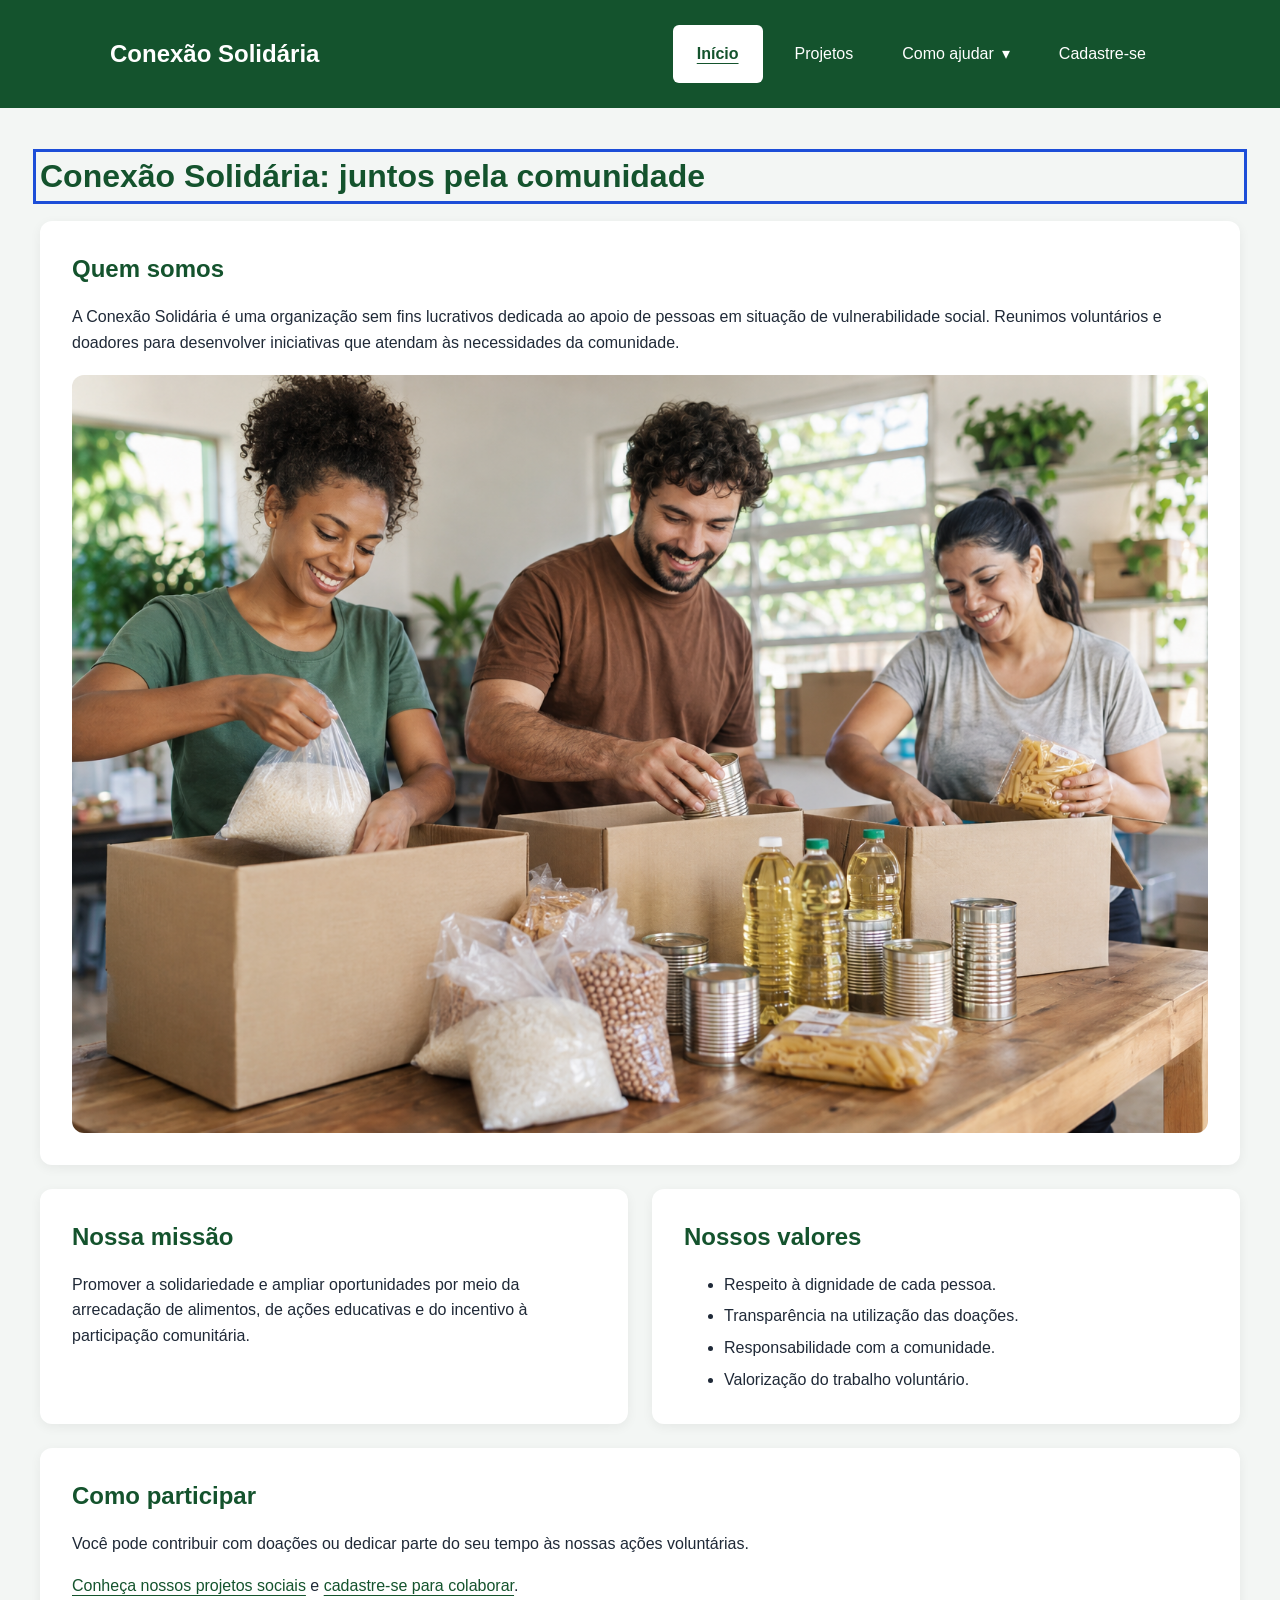
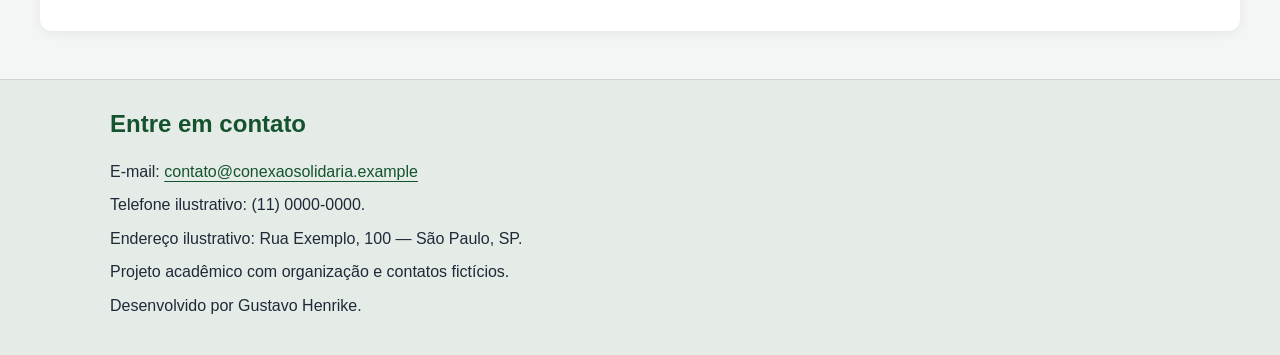
<file: html/index.html>
<!DOCTYPE html>
<html lang="pt-BR">
<head>
  <meta charset="UTF-8">
  <meta name="viewport" content="width=device-width, initial-scale=1.0">
  <meta name="description"
    content="Conheça a Conexão Solidária e suas iniciativas de apoio à comunidade.">
  <title>Conexão Solidária | Início</title>
  <link rel="stylesheet" href="../css/styles.css">
  <script src="../js/modules/templates.js" defer></script>
  <script src="../js/modules/formulario.js" defer></script>
  <script src="../js/modules/armazenamento.js" defer></script>
  <script src="../js/modules/navegacao.js" defer></script>
  <script src="../js/modules/modal.js" defer></script>
  <script src="../js/modules/roteador.js" defer></script>
  <script src="../js/main.js" defer></script>
</head>

<body>
  <a class="pular-conteudo" href="#conteudo">Ir para o conteúdo</a>

  <header>
    <p class="nome-ong">Conexão Solidária</p>

    <nav aria-label="Navegação principal">
  <button
    class="menu-toggle"
    type="button"
    aria-controls="menu-principal"
    aria-expanded="false"
    hidden
  >
    <span aria-hidden="true">☰</span>
    Menu
  </button>

  <ul id="menu-principal">
    <li><a data-rota data-pagina="inicio" href="#/inicio">Início</a></li>
    <li><a data-rota data-pagina="projetos" href="#/projetos">Projetos</a></li>

    <li class="menu-dropdown">
      <button
        class="submenu-toggle"
        type="button"
        aria-controls="submenu-ajudar"
        aria-expanded="true"
      >
        Como ajudar
        <span aria-hidden="true">▾</span>
      </button>

      <ul id="submenu-ajudar" class="submenu">
        <li>
          <a data-rota href="#/projetos/contribuicao">
            Contribuição financeira
          </a>
        </li>
        <li>
          <a data-rota href="#/projetos/voluntariado">
            Trabalho voluntário
          </a>
        </li>
      </ul>
    </li>

    <li><a data-rota data-pagina="cadastro" href="#/cadastro">Cadastre-se</a></li>
  </ul>
</nav>

  </header>

  <main id="conteudo" tabindex="-1">
    <h1>Conexão Solidária</h1>
    <p id="aviso-inicial">Carregando conteúdo…</p>
    <noscript><p>Ative o JavaScript para navegar nesta aplicação.</p></noscript>
  </main>
  <p id="status-navegacao" class="somente-leitor" role="status"></p>

  <footer>
    <h2>Entre em contato</h2>

    <address>
      <p>
        E-mail:
        <a href="mailto:contato@conexaosolidaria.example">
          contato@conexaosolidaria.example
        </a>
      </p>
      <p>Telefone ilustrativo: (11) 0000-0000.</p>
      <p>Endereço ilustrativo: Rua Exemplo, 100 — São Paulo, SP.</p>
    </address>

    <p>Projeto acadêmico com organização e contatos fictícios.</p>
    <p>Desenvolvido por Gustavo Henrike.</p>
  </footer>
</body>
</html>
</file>
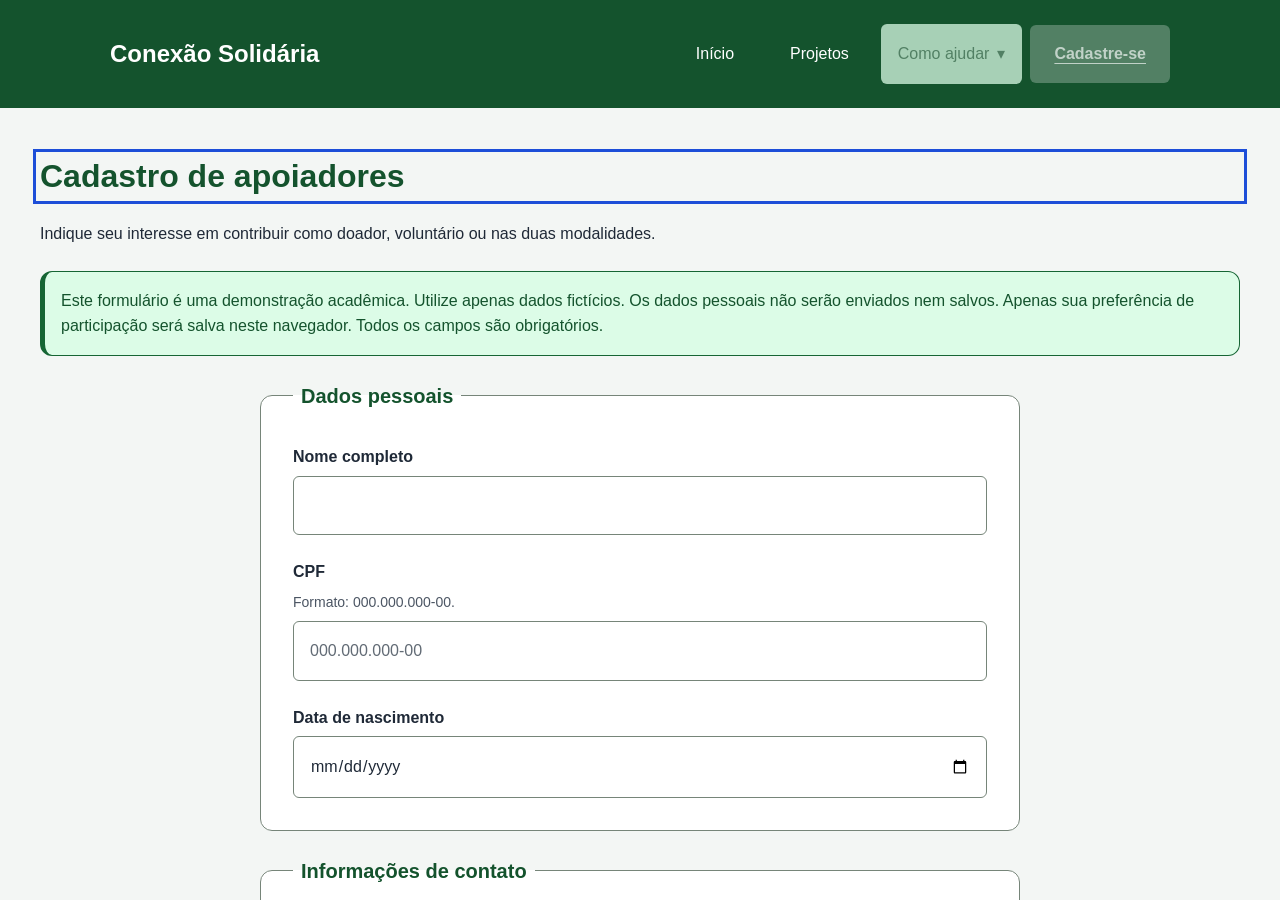
<file: html/cadastro.html>
<!DOCTYPE html>
<html lang="pt-BR">
<head>
  <meta charset="UTF-8">
  <meta name="viewport" content="width=device-width, initial-scale=1.0">
  <title>Conexão Solidária | Acesso à aplicação</title>
  <meta http-equiv="refresh" content="0; url=index.html#/cadastro">
</head>
<body>
  <p><a href="index.html#/cadastro">Abrir cadastro na aplicação</a></p>
</body>
</html>
</file>
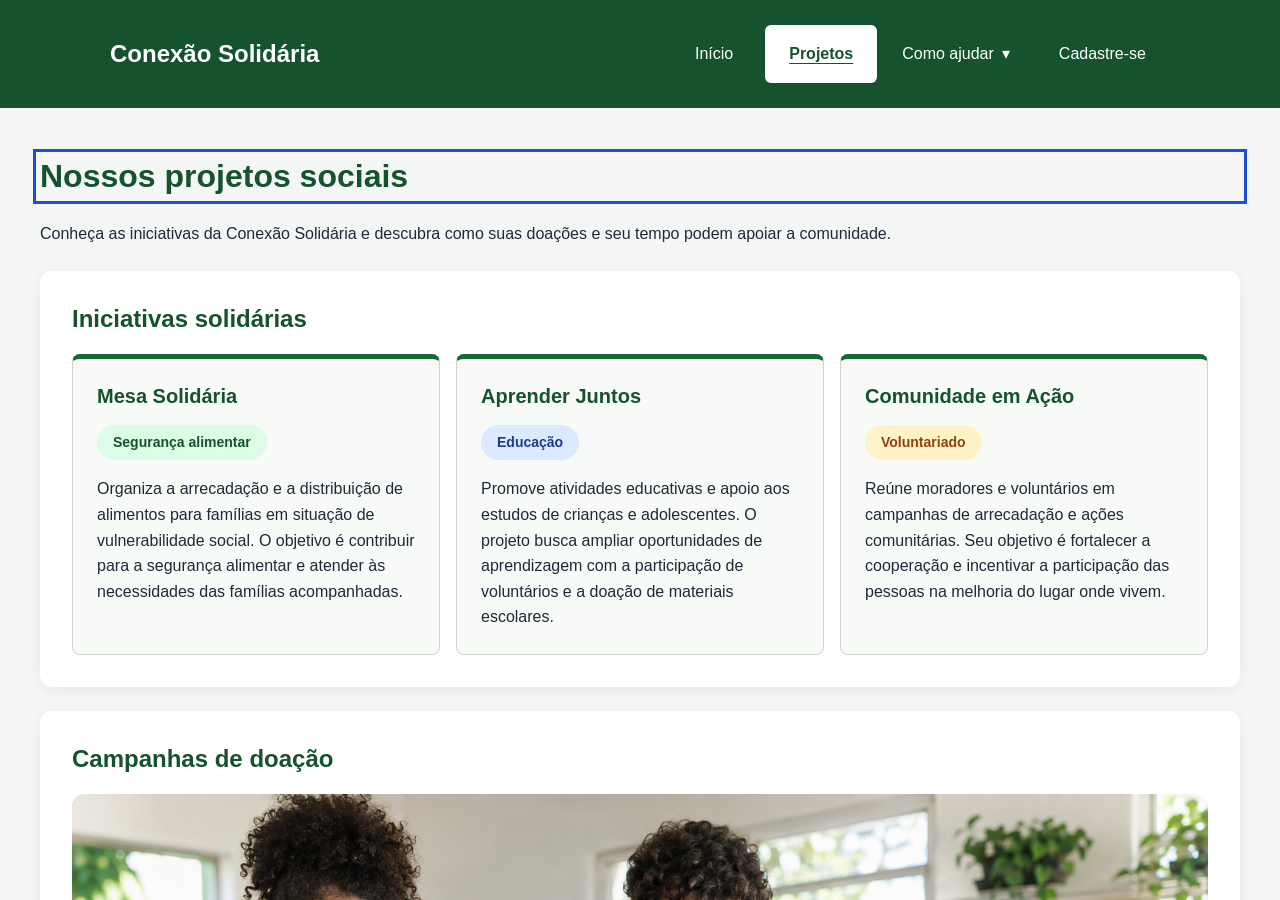
<file: html/projetos.html>
<!DOCTYPE html>
<html lang="pt-BR">
<head>
  <meta charset="UTF-8">
  <meta name="viewport" content="width=device-width, initial-scale=1.0">
  <title>Conexão Solidária | Acesso à aplicação</title>
  <meta http-equiv="refresh" content="0; url=index.html#/projetos">
</head>
<body>
  <p><a href="index.html#/projetos">Abrir projetos na aplicação</a></p>
</body>
</html>
</file>
<file: css/styles.css>
/* Cores e medidas compartilhadas */
:root {
  /* Paleta de cores */
  --cor-primaria: #166534;
  --cor-primaria-escura: #14532d;
  --cor-primaria-clara: #dcfce7;
  --cor-destaque: #92400e;
  --cor-fundo: #f3f6f4;
  --cor-superficie: #ffffff;
  --cor-texto: #1f2937;
  --cor-secundaria: #4b5563;
  --cor-borda: #768579;
  --cor-foco: #1d4ed8;
  --cor-erro: #b91c1c;

  /* Família e escala tipográfica */
  --fonte-principal: Arial, Helvetica, sans-serif;
  --texto-pequeno: 0.875rem;
  --texto-base: 1rem;
  --titulo-pequeno: 1.25rem;
  --titulo-medio: 1.5rem;
  --titulo-grande: 2rem;
  --altura-linha-texto: 1.6;
  --altura-linha-titulo: 1.3;

  /* Espaçamentos: múltiplos de 8 px na base padrão */
  --espaco-1: 0.5rem;
  --espaco-2: 1rem;
  --espaco-3: 1.5rem;
  --espaco-4: 2rem;
  --espaco-5: 3rem;
  --espaco-6: 4rem;

  /* Acabamento dos componentes */
  --raio: 12px;
  --sombra-suave: 0 3px 12px rgb(0 0 0 / 6%);
}

/* Configurações gerais */
* {
  box-sizing: border-box;
}

body {
  margin: 0;
  font-family: Arial, Helvetica, sans-serif;
  font-size: 1rem;
  line-height: 1.7;
  color: var(--cor-texto);
  background-color: var(--cor-fundo);
}

h1,
h2,
h3 {
  line-height: 1.3;
}

h1 {
  margin-top: 0;
  font-size: clamp(1.8rem, 4vw, 2.6rem);
  color: var(--cor-primaria-escura);
}

h2 {
  font-size: 1.5rem;
  color: var(--cor-primaria-escura);
}

h3 {
  font-size: 1.2rem;
}

p,
li,
a {
  overflow-wrap: anywhere;
}

a {
  color: var(--cor-primaria-escura);
  text-underline-offset: 4px;
}

a:hover {
  text-decoration-thickness: 3px;
}

a:focus-visible,
button:focus-visible,
input:focus-visible,
select:focus-visible {
  outline: 3px solid var(--cor-foco);
  outline-offset: 4px;
}

/* Atalho acessível pelo teclado */
.pular-conteudo {
  position: absolute;
  top: 12px;
  left: 12px;
  z-index: 10;
  padding: 12px 18px;
  color: var(--cor-texto);
  background-color: var(--cor-superficie);
  border: 2px solid var(--cor-foco);
  border-radius: 6px;
  transform: translateY(-200%);
}

.pular-conteudo:focus {
  transform: translateY(0);
}

/* Cabeçalho e navegação */
header {
  padding: 24px max(20px, calc((100% - 1060px) / 2));
  color: #ffffff;
  background-color: var(--cor-primaria-escura);
}

.nome-ong {
  margin: 0;
  font-size: 1.5rem;
  font-weight: bold;
}

nav ul {
  display: flex;
  flex-wrap: wrap;
  gap: 8px;
  margin: 16px 0 0;
  padding: 0;
  list-style: none;
}

nav a {
  display: block;
  padding: 10px 16px;
  color: #ffffff;
  border-radius: 6px;
  text-decoration: none;
}

nav a:hover {
  color: var(--cor-primaria-escura);
  background-color: #dcfce7;
}

nav a[aria-current="page"] {
  color: var(--cor-primaria-escura);
  background-color: #ffffff;
  font-weight: bold;
  text-decoration: underline;
}

header a:focus-visible {
  outline-color: #ffffff;
}

/* Conteúdo das páginas */
main {
  width: min(100% - 32px, 1060px);
  margin: 32px auto;
}

section {
  margin-top: 24px;
  padding: 24px;
  background-color: var(--cor-superficie);
  border-radius: var(--raio);
  box-shadow: 0 3px 12px rgb(0 0 0 / 6%);
}

section > h2 {
  margin-top: 0;
}

section > :last-child {
  margin-bottom: 0;
}

li + li {
  margin-top: 6px;
}

/* Imagem institucional */
picture {
  display: block;
}

.imagem-apresentacao {
  display: block;
  max-width: 100%;
  height: auto;
  margin: 20px auto 0;
  border-radius: var(--raio);
}

/* Projetos sociais */
.lista-projetos {
  display: grid;
  gap: 20px;
}

.card {
  min-width: 0;
  padding: 20px;
  border: 1px solid #cbd5ce;
  border-top: 5px solid var(--cor-primaria);
  border-radius: 8px;
  background-color: #f8faf8;
}

.card h3 {
  margin-top: 0;
  color: var(--cor-primaria-escura);
}

.card p {
  margin-bottom: 0;
}

/* Links de ação e botão do formulário */
.botao {
  display: inline-block;
  max-width: 100%;
  padding: 12px 20px;
  border: 2px solid transparent;
  border-radius: 8px;
  font: inherit;
  font-weight: bold;
  text-align: center;
  text-decoration: none;
  color: #ffffff;
  background-color: var(--cor-primaria);
  cursor: pointer;
}

.botao:hover {
  background-color: var(--cor-primaria-escura);
  text-decoration: underline;
}

.botao:disabled {
  color: #ffffff;
  background-color: #4b5563;
  cursor: not-allowed;
}

/* Formulário */
#aviso-cadastro {
  padding: 16px;
  border-left: 5px solid var(--cor-primaria);
  background-color: #e5f3e9;
}

form {
  max-width: 760px;
  margin: 28px auto;
}

fieldset {
  min-width: 0;
  margin: 0 0 24px;
  padding: 20px;
  border: 1px solid var(--cor-borda);
  border-radius: var(--raio);
  background-color: var(--cor-superficie);
}

legend {
  max-width: 100%;
  padding: 0 8px;
  font-size: 1.15rem;
  font-weight: bold;
  color: var(--cor-primaria-escura);
}

.campo + .campo {
  margin-top: 20px;
}

label {
  display: block;
  margin-bottom: 6px;
  font-weight: bold;
}

.campo p {
  margin: 0 0 8px;
  font-size: 0.95rem;
  color: var(--cor-secundaria);
}

input,
select {
  display: block;
  width: 100%;
  min-width: 0;
  min-height: 48px;
  padding: 12px;
  border: 1px solid var(--cor-borda);
  border-radius: 6px;
  font: inherit;
  color: var(--cor-texto);
  background-color: var(--cor-superficie);
}

input::placeholder {
  color: #626b75;
  opacity: 1;
}

input:focus,
select:focus {
  border-color: var(--cor-foco);
}

#mensagem-cadastro:empty {
  display: none;
}

#mensagem-cadastro:not(:empty) {
  padding: 16px;
  border-left: 5px solid var(--cor-primaria);
  border-radius: 6px;
  color: var(--cor-primaria-escura);
  background-color: #dcfce7;
}

/* Rodapé */
footer {
  padding: 28px max(20px, calc((100% - 1060px) / 2));
  border-top: 1px solid #cbd5ce;
  background-color: #e5ece7;
}

footer h2 {
  margin-top: 0;
}

address {
  font-style: normal;
}

footer p {
  margin: 8px 0;
}

/* Adaptação para telas maiores */
@media (min-width: 768px) {
  header {
    display: flex;
    align-items: center;
    justify-content: space-between;
    gap: 24px;
  }

  nav ul {
    margin-top: 0;
  }

  .lista-projetos {
    grid-template-columns: repeat(3, minmax(0, 1fr));
  }

  main {
    margin-top: 48px;
    margin-bottom: 48px;
  }

  section,
  fieldset {
    padding: 28px;
  }
}

/* Aplicação das variáveis do Design System */
body {
  font-family: var(--fonte-principal);
  font-size: var(--texto-base);
  line-height: var(--altura-linha-texto);
}

h1,
h2,
h3 {
  line-height: var(--altura-linha-titulo);
}

h1 {
  font-size: var(--titulo-grande);
}

h2,
.nome-ong {
  font-size: var(--titulo-medio);
}

h3,
legend {
  font-size: var(--titulo-pequeno);
}

.campo p {
  font-size: var(--texto-pequeno);
}

main {
  margin-block: var(--espaco-5);
}

section,
fieldset {
  padding: var(--espaco-3);
}

section {
  margin-top: var(--espaco-3);
  box-shadow: var(--sombra-suave);
}

fieldset {
  margin-bottom: var(--espaco-3);
}

.lista-projetos,
header {
  gap: var(--espaco-3);
}

.card {
  padding: var(--espaco-3);
}

.campo + .campo {
  margin-top: var(--espaco-3);
}

nav ul {
  gap: var(--espaco-1);
}

nav a,
.botao {
  padding: var(--espaco-2) var(--espaco-3);
}

input,
select {
  padding: var(--espaco-2);
}

#aviso-cadastro,
#mensagem-cadastro:not(:empty) {
  padding: var(--espaco-2);
  background-color: var(--cor-primaria-clara);
}

/* Grid principal: 12 colunas */
main {
  display: grid;
  grid-template-columns: repeat(12, minmax(0, 1fr));
  gap: var(--espaco-2);
  width: calc(100% - 2rem);
  max-width: 1200px;
  margin-inline: auto;
}

/* Por padrão, cada bloco ocupa a largura completa */
main > * {
  grid-column: 1 / -1;
  min-width: 0;
  margin-block: 0;
}

/* Formulário centralizado dentro da área disponível */
main > form {
  width: 100%;
  max-width: 760px;
  justify-self: center;
}

/* Grid interno dos projetos */
.lista-projetos {
  display: grid;
  grid-template-columns: repeat(12, minmax(0, 1fr));
  gap: var(--espaco-2);
}

.lista-projetos > .card {
  grid-column: span 12;
}

/* 1. Celulares maiores */
@media (min-width: 480px) {
  main {
    gap: var(--espaco-3);
  }
}

/* 2. Tablets pequenos */
@media (min-width: 640px) {
  main {
    width: calc(100% - 3rem);
  }

  main > section,
  main fieldset {
    padding: var(--espaco-4);
  }
}

/* 3. Tablets e telas intermediárias */
@media (min-width: 768px) {
  .lista-projetos > .card {
    grid-column: span 6;
  }

  .lista-projetos > .card:last-child {
    grid-column: 1 / -1;
  }
}

/* 4. Notebooks e desktops */
@media (min-width: 1024px) {
  main > section[aria-labelledby="missao"],
  main > section[aria-labelledby="valores"] {
    grid-column: span 6;
  }

  .lista-projetos > .card {
    grid-column: span 4;
  }

  .lista-projetos > .card:last-child {
    grid-column: span 4;
  }
}

/* 5. Telas amplas */
@media (min-width: 1440px) {
  main {
    gap: var(--espaco-4);
  }

  .lista-projetos {
    gap: var(--espaco-3);
  }

  main > section {
    padding: var(--espaco-5);
  }
}

/* Flexbox nos componentes internos */
header {
  display: flex;
  flex-direction: column;
  align-items: stretch;
  gap: var(--espaco-2);
}

nav {
  min-width: 0;
}

nav ul {
  display: flex;
  flex-wrap: wrap;
  align-items: center;
  justify-content: flex-start;
  gap: var(--espaco-1);
  margin: 0;
}

/* O gap controla o espaçamento entre os itens do menu */
nav li + li {
  margin-top: 0;
}

/* Grid posiciona os cartões; Flexbox organiza seu conteúdo */
.card {
  display: flex;
  flex-direction: column;
  align-items: stretch;
  gap: var(--espaco-2);
}

.card > h3,
.card > p {
  margin: 0;
}

/* Reutiliza o breakpoint de 768px */
@media (min-width: 768px) {
  header {
    flex-direction: row;
    flex-wrap: wrap;
    align-items: center;
    justify-content: space-between;
    gap: var(--espaco-3);
  }
}

/* Navegação com submenu e botão mobile */
.menu-toggle,
.submenu-toggle {
  display: inline-flex;
  align-items: center;
  justify-content: space-between;
  gap: var(--espaco-1);
  padding: var(--espaco-2);
  border: 1px solid transparent;
  border-radius: 6px;
  font: inherit;
  color: #ffffff;
  background-color: transparent;
  cursor: pointer;
}

.menu-toggle {
  border-color: currentColor;
}

/* Respeita o estado oculto mesmo com display flex */
.menu-toggle[hidden],
#menu-principal[hidden],
.submenu[hidden] {
  display: none;
}

#menu-principal {
  display: flex;
  flex-direction: column;
  align-items: stretch;
  gap: var(--espaco-1);
  margin-top: var(--espaco-2);
}

.menu-dropdown {
  position: relative;
}

.submenu-toggle {
  width: 100%;
  text-align: left;
}

nav .submenu {
  display: flex;
  flex-direction: column;
  align-items: stretch;
  gap: var(--espaco-1);
  margin: var(--espaco-1) 0 0;
  padding: var(--espaco-1);
  list-style: none;
  border: 1px solid var(--cor-borda);
  border-radius: 8px;
  background-color: var(--cor-superficie);
}

nav .submenu a {
  color: var(--cor-texto);
}

.menu-toggle,
.submenu-toggle,
nav a {
  transition:
    background-color 180ms ease,
    color 180ms ease;
}

.menu-toggle:hover,
.submenu-toggle:hover,
.submenu-toggle[aria-expanded="true"] {
  color: var(--cor-primaria-escura);
  background-color: var(--cor-primaria-clara);
}

header button:focus-visible {
  outline: 3px solid #ffffff;
  outline-offset: 3px;
}

nav .submenu a:focus-visible {
  outline-color: var(--cor-foco);
}

/* Navegação horizontal em telas maiores */
@media (min-width: 768px) {
  #menu-principal {
    flex-direction: row;
    flex-wrap: wrap;
    align-items: center;
    margin-top: 0;
  }

  .submenu-toggle {
    width: auto;
  }

  nav .submenu {
    position: absolute;
    top: 100%;
    right: 0;
    z-index: 20;
    width: 260px;
    margin-top: 0;
    box-shadow: var(--sombra-suave);
  }
}

/* Respeita a preferência por menos movimento */
@media (prefers-reduced-motion: reduce) {
  .menu-toggle,
  .submenu-toggle,
  nav a {
    transition: none;
  }
}

/* Cartões: destaque visual sem indicar que são clicáveis */
.card {
  transition:
    border-color 180ms ease,
    box-shadow 180ms ease;
}

.card:hover,
.card:focus-within {
  border-color: var(--cor-primaria);
  box-shadow: var(--sombra-suave);
}

/* Estados dos botões */
.botao,
.menu-toggle,
.submenu-toggle {
  transition:
    background-color 180ms ease,
    color 180ms ease,
    box-shadow 180ms ease;
}

.botao:not(:disabled):hover {
  background-color: var(--cor-primaria-escura);
  box-shadow: 0 4px 12px rgb(0 0 0 / 18%);
}

.botao:focus-visible {
  outline: 3px solid var(--cor-foco);
  outline-offset: 4px;
}

.menu-toggle:focus-visible,
.submenu-toggle:focus-visible {
  outline: 3px solid #ffffff;
  outline-offset: 4px;
}

.botao:not(:disabled):active {
  background-color: var(--cor-primaria-escura);
  box-shadow: inset 0 2px 5px rgb(0 0 0 / 30%);
}

.menu-toggle:not(:disabled):active,
.submenu-toggle:not(:disabled):active {
  color: var(--cor-primaria-escura);
  background-color: var(--cor-primaria-clara);
  box-shadow: inset 0 2px 5px rgb(0 0 0 / 25%);
}

.botao:disabled,
.menu-toggle:disabled,
.submenu-toggle:disabled {
  color: #ffffff;
  background-color: var(--cor-secundaria);
  opacity: 1;
  box-shadow: none;
  text-decoration: none;
  cursor: not-allowed;
}

/* Feedback após interação ou tentativa de envio */
.campo input,
.campo select {
  transition:
    border-color 180ms ease,
    background-color 180ms ease;
}

.campo .foi-interagido:valid {
  border: 2px solid var(--cor-primaria);
  background-color: #f0fdf4;
}

.campo .foi-interagido:invalid {
  border: 2px solid var(--cor-erro);
  background-color: #fef2f2;
}

.campo .mensagem-campo {
  margin-top: var(--espaco-1);
  font-size: var(--texto-pequeno);
}

.campo .mensagem-campo[data-estado="erro"] {
  color: var(--cor-erro);
}

.campo .mensagem-campo[data-estado="sucesso"] {
  color: var(--cor-primaria-escura);
}

/* Mantém o foco identificável mesmo em campos inválidos */
.campo input:focus-visible,
.campo select:focus-visible {
  outline: 3px solid var(--cor-foco);
  outline-offset: 4px;
}

@media (prefers-reduced-motion: reduce) {
  .card,
  .botao,
  .menu-toggle,
  .submenu-toggle,
  .campo input,
  .campo select {
    transition: none;
  }
}

/* Etiquetas dos projetos */
.badge {
  display: inline-flex;
  align-items: center;
  align-self: flex-start;
  max-width: 100%;
  padding: var(--espaco-1) var(--espaco-2);
  border-radius: 999px;
  font-size: var(--texto-pequeno);
  font-weight: bold;
  line-height: 1.4;
  color: var(--cor-primaria-escura);
  background-color: var(--cor-primaria-clara);
}

.badge--educacao {
  color: #1e3a8a;
  background-color: #dbeafe;
}

.badge--comunidade {
  color: var(--cor-destaque);
  background-color: #fef3c7;
}

/* Alerta informativo existente */
#aviso-cadastro {
  padding: var(--espaco-2);
  border: 1px solid var(--cor-primaria);
  border-left-width: 5px;
  border-radius: var(--raio);
  color: var(--cor-primaria-escura);
  background-color: var(--cor-primaria-clara);
}

/* Alerta de sucesso existente */
#mensagem-cadastro:not(:empty) {
  padding: var(--espaco-3);
  border: 2px solid var(--cor-primaria);
  border-radius: var(--raio);
  color: var(--cor-primaria-escura);
  background-color: var(--cor-primaria-clara);
  font-weight: bold;
}

/* Botão para informações complementares */
.botao--secundario {
  justify-self: start;
  color: var(--cor-primaria-escura);
  background-color: var(--cor-superficie);
  border-color: var(--cor-primaria);
}

.botao--secundario:not(:disabled):hover,
.botao--secundario:not(:disabled):active {
  color: var(--cor-primaria-escura);
  background-color: var(--cor-primaria-clara);
}

/* Modal */
.modal {
  width: min(560px, calc(100% - 2rem));
  max-height: calc(100dvh - 2rem);
  margin: auto;
  padding: var(--espaco-3);
  overflow-y: auto;
  border: 2px solid var(--cor-primaria);
  border-radius: var(--raio);
  color: var(--cor-texto);
  background-color: var(--cor-superficie);
  box-shadow: 0 16px 48px rgb(0 0 0 / 25%);
}

.modal::backdrop {
  background-color: rgb(0 0 0 / 60%);
}

.modal h2 {
  margin-top: 0;
}

.modal__acoes {
  display: flex;
  justify-content: flex-end;
  margin: var(--espaco-3) 0 0;
}

/* Navegação SPA: anúncio discreto para tecnologias assistivas. */
.somente-leitor {
  position: absolute;
  width: 1px;
  height: 1px;
  padding: 0;
  margin: -1px;
  overflow: hidden;
  clip-path: inset(50%);
  white-space: nowrap;
  border: 0;
}

main [tabindex="-1"]:focus-visible {
  outline: 3px solid var(--cor-foco);
  outline-offset: 4px;
}
</file>
